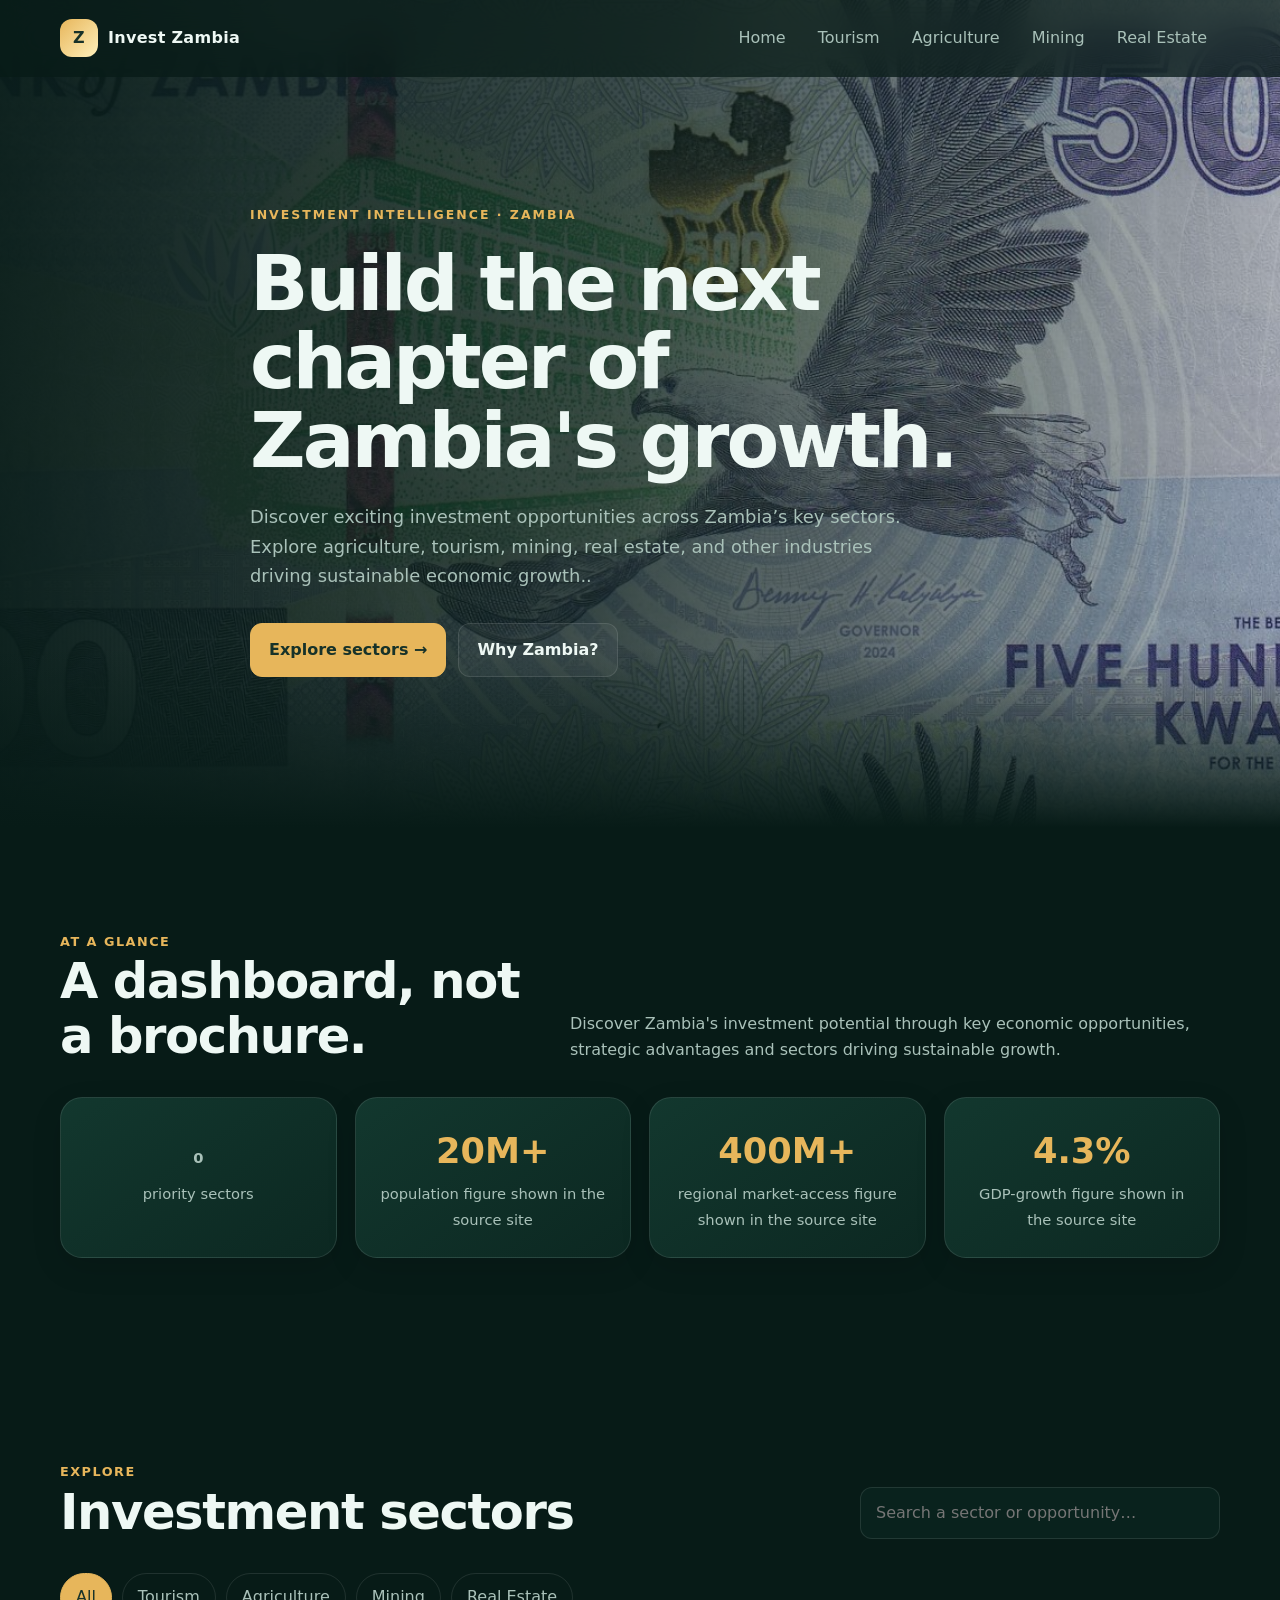
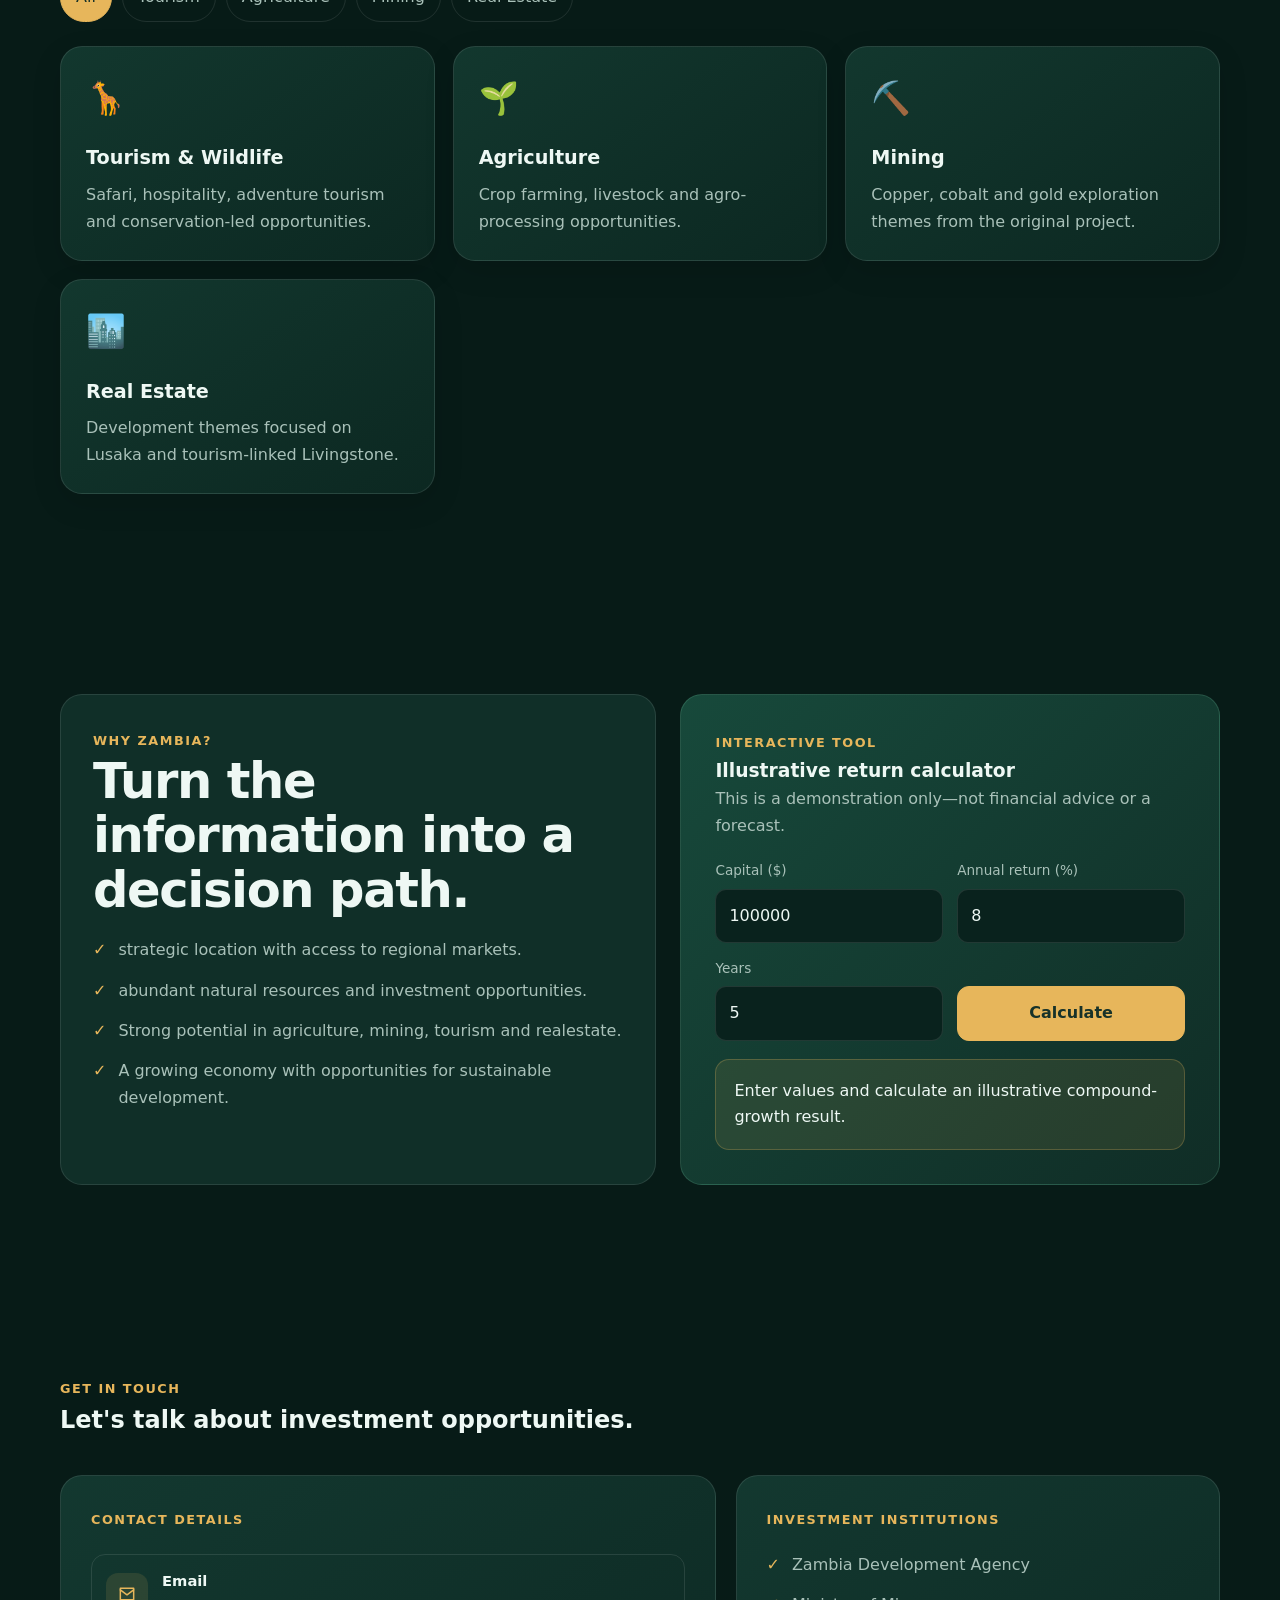
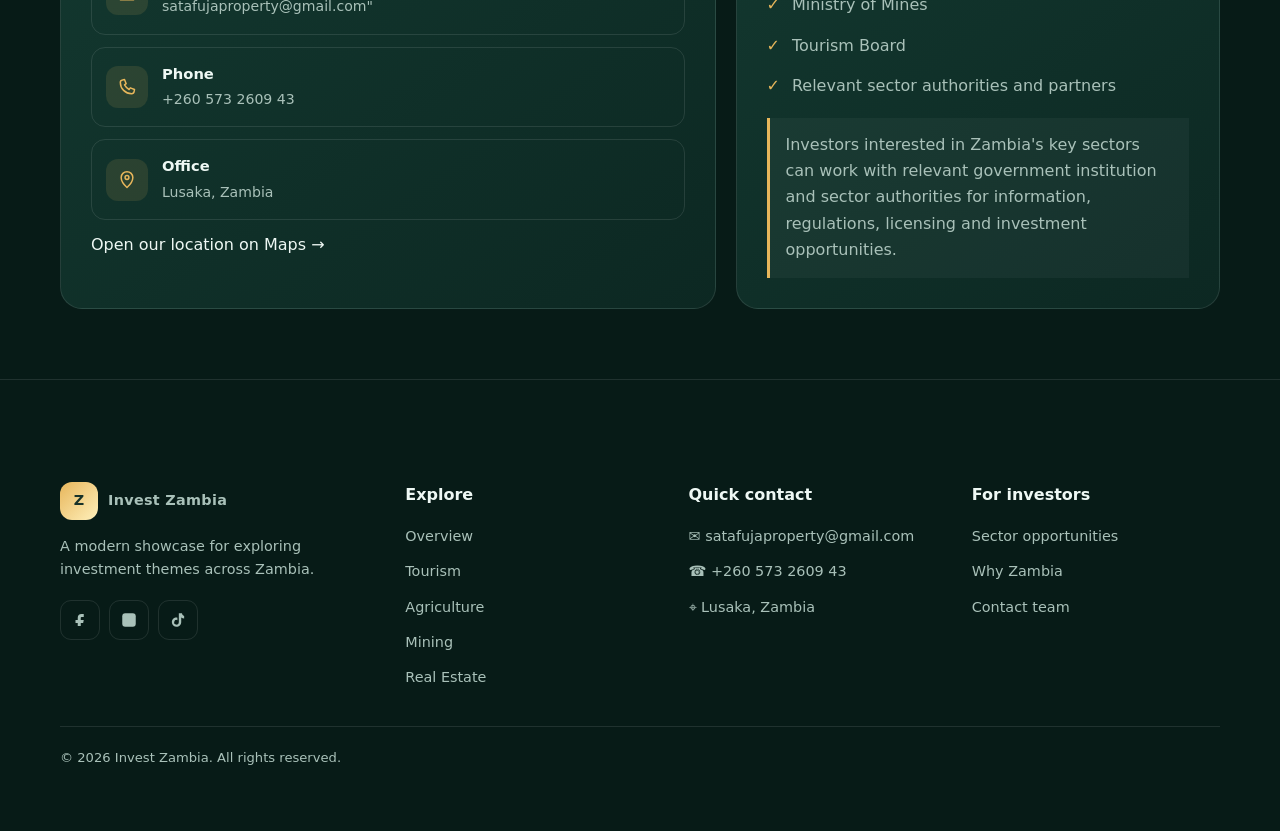
<file: index.html>
<!doctype html>
<html lang="en">
<head>
<meta charset="utf-8">
<meta name="viewport" content="width=device-width, initial-scale=1">
<title>Home · Invest Zambia</title>
<link rel="stylesheet" href="style.css">
</head>
<body>

<header class="navbar">
  <div class="container nav-inner">
    <a class="brand" href="index.html"><span class="brand-mark">Z</span> Invest Zambia</a>
    <button class="menu-btn" aria-label="Open menu">☰</button>
    <ul class="nav-links">
      <li><a href="index.html">Home</a></li>
      <li><a href="tourism.html">Tourism</a></li>
      <li><a href="agriculture.html">Agriculture</a></li>
      <li><a href="mining.html">Mining</a></li>
      <li><a href="realestate.html">Real Estate</a></li>
    </ul>
  </div>
</header>


<main>
<section class="hero">
  <div class="container hero-content reveal">
    <span class="eyebrow">Investment intelligence · Zambia</span>
    <h1>Build the next chapter of Zambia's growth.</h1>
    <p>Discover exciting investment opportunities across Zambia’s key sectors. Explore agriculture, tourism, mining, real estate, and other industries driving sustainable economic growth..</p>
    <div class="actions">
      <a class="btn btn-primary" href="#sectors">Explore sectors →</a>
      <a class="btn btn-secondary" href="#why">Why Zambia?</a>
    </div>
  </div>
</section>

<section class="section" id="snapshot">
  <div class="container">
    <div class="section-head reveal"><div><span class="kicker">At a glance</span><h2>A dashboard, not a brochure.</h2></div><p class="section-intro">Discover Zambia's investment potential through key economic opportunities, strategic advantages and sectors driving sustainable growth.</p></div>
    <div class="grid grid-4">
      <div class="card stat reveal"><strong><span class="counter" data-count="4">0</span></strong><span>priority sectors</span></div>
      <div class="card stat reveal"><strong>20M+</strong><span>population figure shown in the source site</span></div>
      <div class="card stat reveal"><strong>400M+</strong><span>regional market-access figure shown in the source site</span></div>
      <div class="card stat reveal"><strong>4.3%</strong><span>GDP-growth figure shown in the source site</span></div>
    </div>
  </div>
</section>

<section class="section" id="sectors">
  <div class="container">
    <div class="section-head reveal"><div><span class="kicker">Explore</span><h2>Investment sectors</h2></div><input class="search" id="sectorSearch" placeholder="Search a sector or opportunity…"></div>
    <div class="filters">
      <button class="filter active" data-filter="all">All</button><button class="filter" data-filter="tourism">Tourism</button><button class="filter" data-filter="agriculture">Agriculture</button><button class="filter" data-filter="mining">Mining</button><button class="filter" data-filter="realestate">Real Estate</button>
    </div>
    <div class="grid">
      <a class="card reveal" data-sector="tourism" data-search="tourism wildlife safari hotels victoria falls" href="tourism.html"><div class="card-icon">🦒</div><h3>Tourism & Wildlife</h3><p>Safari, hospitality, adventure tourism and conservation-led opportunities.</p></a>
      <a class="card reveal" data-sector="agriculture" data-search="agriculture crop farming livestock agro processing" href="agriculture.html"><div class="card-icon">🌱</div><h3>Agriculture</h3><p>Crop farming, livestock and agro-processing opportunities.</p></a>
      <a class="card reveal" data-sector="mining" data-search="mining copper cobalt gold" href="mining.html"><div class="card-icon">⛏️</div><h3>Mining</h3><p>Copper, cobalt and gold exploration themes from the original project.</p></a>
      <a class="card reveal" data-sector="realestate" data-search="real estate lusaka livingstone property" href="realestate.html"><div class="card-icon">🏙️</div><h3>Real Estate</h3><p>Development themes focused on Lusaka and tourism-linked Livingstone.</p></a>
    </div>
  </div>
</section>

<section class="section" id="why">
  <div class="container split">
    <div class="panel reveal"><span class="kicker">Why Zambia?</span><h2>Turn the information into a decision path.</h2><ul class="list"><li>strategic location with access to regional markets.</li><li>abundant natural resources and investment opportunities.</li><li>Strong potential in agriculture, mining, tourism and realestate.</li><li>A growing economy with opportunities for sustainable development.</li></ul></div>
    <div class="callout reveal"><span class="kicker">Interactive tool</span><h3>Illustrative return calculator</h3><p class="section-intro">This is a demonstration only—not financial advice or a forecast.</p>
      <form id="roiCalculator" class="form-grid" style="margin-top:20px">
        <div class="field"><label for="capital">Capital ($)</label><input id="capital" type="number" min="0" value="100000"></div>
        <div class="field"><label for="rate">Annual return (%)</label><input id="rate" type="number" min="0" step=".1" value="8"></div>
        <div class="field"><label for="years">Years</label><input id="years" type="number" min="1" value="5"></div>
        <div class="field" style="align-self:end"><button class="btn btn-primary" type="submit">Calculate</button></div>
      </form>
      <div id="roiResult" class="result">Enter values and calculate an illustrative compound-growth result.</div>
    </div>
  </div>
</section>
</main>



<section class="contact-section" id="contact">
  <div class="container">
    <div class="section-head reveal">
      <div><span class="kicker">Get in touch</span><h2>Let's talk about investment opportunities.</h2></div>
    </div>
    <div class="contact-grid">
      <div class="contact-card reveal">
        <span class="kicker">Contact details</span>
        <div class="contact-items">
          <a class="contact-item" href="mailto:satafujaproperty@gmail.com"><span class="contact-icon"><svg viewBox="0 0 24 24"><path d="M4 5h16v14H4z"/><path d="m4 7 8 6 8-6"/></svg></span><div><strong>Email</strong><span>satafujaproperty@gmail.com"</span></div></a>
          <a class="contact-item" href="tel:+260000000000"><span class="contact-icon"><svg viewBox="0 0 24 24"><path d="M6.5 3.5 9 3l2 5-2 1.5a15 15 0 0 0 5.5 5.5L16 13l5 2-.5 2.5A3 3 0 0 1 17.5 20C10 20 4 14 4 6.5A3 3 0 0 1 6.5 3.5Z"/></svg></span><div><strong>Phone</strong><span>+260 573 2609 43</span></div></a>
          <div class="contact-item"><span class="contact-icon"><svg viewBox="0 0 24 24"><path d="M12 21s7-6.2 7-12A7 7 0 0 0 5 9c0 5.8 7 12 7 12Z"/><circle cx="12" cy="9" r="2.3"/></svg></span><div><strong>Office</strong><span>Lusaka, Zambia</span></div></div>
          <a href="https://www.google.com/maps/search/?api=1&query=-15.4776779,28.3098998"target="_blank"rel="noopener">Open our location on Maps →</a>
        </div>
      </div>
      <div class="contact-card reveal">
        <span class="kicker">Investment institutions</span>
        <ul class="list"><li>Zambia Development Agency</li><li>Ministry of Mines</li><li>Tourism Board</li><li>Relevant sector authorities and partners</li></ul>
        <div class="notice">Investors interested in Zambia's key sectors can work with relevant government institution and sector authorities for information, regulations, licensing and investment opportunities.</div>
      </div>
    </div>
  </div>
</section>

<footer>
  <div class="container footer-main">
    <div class="footer-col">
      <a class="brand" href="index.html"><span class="brand-mark">Z</span> Invest Zambia</a>
      <p style="margin-top:15px;max-width:300px">A modern showcase for exploring investment themes across Zambia.</p>
      <div class="socials" aria-label="Social media">
        <a class="social" href="https://www.facebook.com/share/1bfTNQaB5s/" aria-label="Facebook"><svg viewBox="0 0 24 24"><path d="M14 8h3V4h-3c-3.3 0-5 2-5 5v3H6v4h3v4h4v-4h3.2l.8-4H13V9c0-.7.3-1 1-1Z"/></svg></a>
        <a class="social" href="#" aria-label="Instagram"><svg viewBox="0 0 24 24"><path d="M7 3h10a4 4 0 0 1 4 4v10a4 4 0 0 1-4 4H7a4 4 0 0 1-4-4V7a4 4 0 0 1 4-4Z"/><circle cx="12" cy="12" r="3.5"/><circle cx="17.4" cy="6.7" r="1"/></svg></a>
        <a class="social" href="https://www.tiktok.com/@satafuja?_r=1&_t=ZS-98xe50Q43cL" aria-label="Tiktok"><svg viewBox="0 0 24 24"><path d="M14.2 3h3.1c.3 1.8 1.3 3.1 2.9 3.8v3.2c-1.5-.1-2.8-.6-3.9-1.4v6.1c0 3.8-2.8 6.3-6.3 6.3A6.2 6.2 0 0 1 3.8 15c0-3.4 2.7-6.2 6.2-6.2.4 0 .8 0 1.2.1v3.3a3.1 3.1 0 1 0 1.9 2.9V3Z"/></svg></a>
      </div>
    </div>
    <div class="footer-col"><h3>Explore</h3><ul class="footer-links"><li><a href="index.html">Overview</a></li><li><a href="tourism.html">Tourism</a></li><li><a href="agriculture.html">Agriculture</a></li><li><a href="mining.html">Mining</a></li><li><a href="realestate.html">Real Estate</a></li></ul></div>
    <div class="footer-col"><h3>Quick contact</h3><ul class="footer-links"><li><a href="mailto:satafujaproperty@gmail.com">✉ satafujaproperty@gmail.com</a></li><li><a href="tel:+260000000000">☎ +260 573 2609 43</a></li><li><a href="#contact">⌖ Lusaka, Zambia</a></li></ul></div>
    <div class="footer-col"><h3>For investors</h3><ul class="footer-links"><li><a href="#sectors">Sector opportunities</a></li><li><a href="#why">Why Zambia</a></li><li><a href="#contact">Contact team</a></li></ul></div>
  </div>
  <div class="container footer-bottom"><p>© <span data-year></span> Invest Zambia. All rights reserved.</p></div>
</footer>
<button class="back-top" aria-label="Back to top">↑</button>
<script src="script.js"></script>

</body>
</html>
</file>
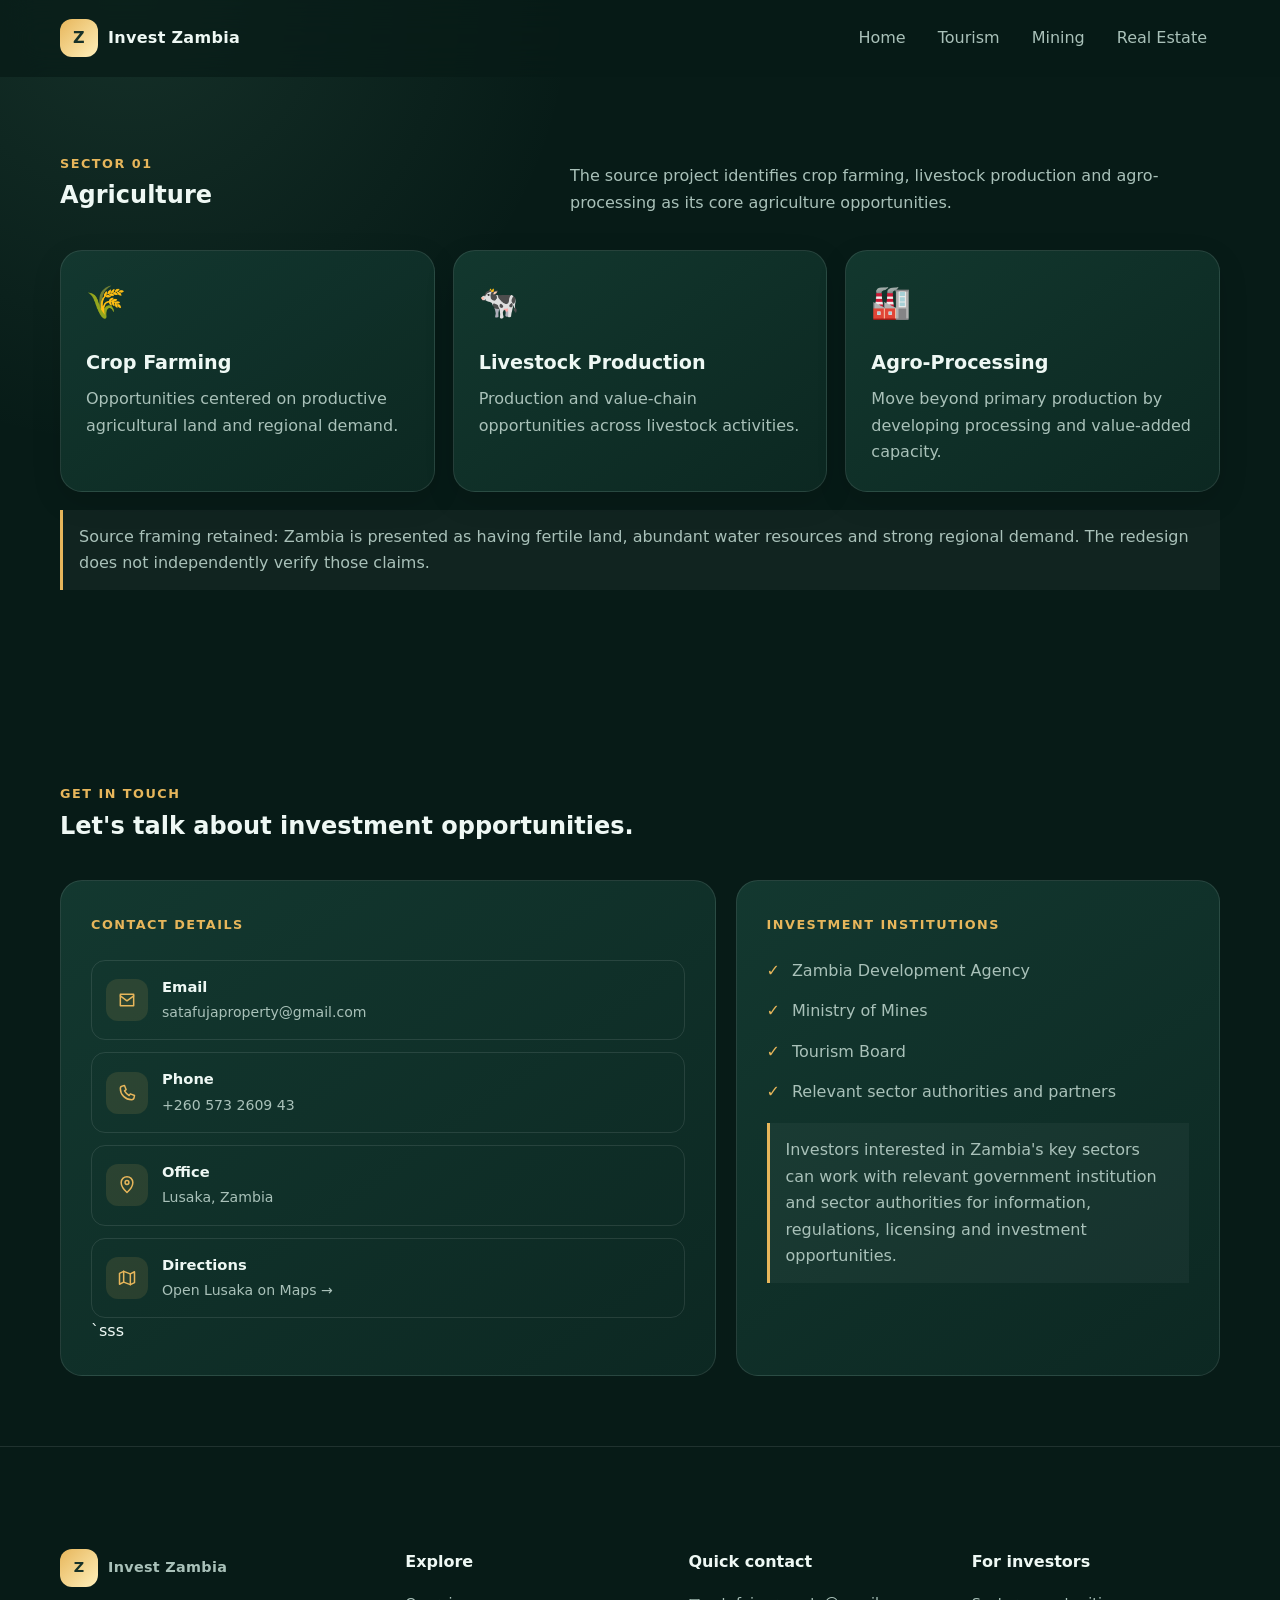
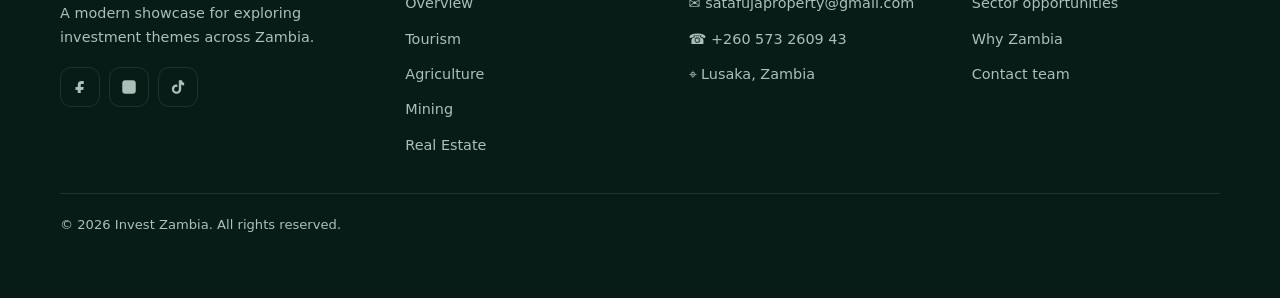
<file: agriculture.html>
<!doctype html>
<html lang="en">
<head>
<meta charset="utf-8">
<meta name="viewport" content="width=device-width, initial-scale=1">
<title>Agriculture · Invest Zambia</title>
<link rel="stylesheet" href="style.css">
</head>
<body>

<header class="navbar">
  <div class="container nav-inner">
    <a class="brand" href="index.html"><span class="brand-mark">Z</span> Invest Zambia</a>
    <button class="menu-btn" aria-label="Open menu">☰</button>
    <ul class="nav-links">
      <li><a href="index.html">Home</a></li>
      <li><a href="tourism.html">Tourism</a></li>
      <li><a href="mining.html">Mining</a></li>
      <li><a href="realestate.html">Real Estate</a></li>
    </ul>
  </div>
</header>


<main>
<section class="section" style="padding-top:150px">
<div class="container">
  <div class="section-head reveal"><div><span class="kicker">Sector 01</span><h1>Agriculture</h1></div><p class="section-intro">The source project identifies crop farming, livestock production and agro-processing as its core agriculture opportunities.</p></div>
  <div class="grid">
    <article class="card reveal"><div class="card-icon">🌾</div><h3>Crop Farming</h3><p>Opportunities centered on productive agricultural land and regional demand.</p></article>
    <article class="card reveal"><div class="card-icon">🐄</div><h3>Livestock Production</h3><p>Production and value-chain opportunities across livestock activities.</p></article>
    <article class="card reveal"><div class="card-icon">🏭</div><h3>Agro-Processing</h3><p>Move beyond primary production by developing processing and value-added capacity.</p></article>
  </div>
  <div class="notice reveal">Source framing retained: Zambia is presented as having fertile land, abundant water resources and strong regional demand. The redesign does not independently verify those claims.</div>
</div>
</section>
</main>



<section class="contact-section" id="contact">
  <div class="container">
    <div class="section-head reveal">
      <div><span class="kicker">Get in touch</span><h2>Let's talk about investment opportunities.</h2></div>
    </div>
    <div class="contact-grid">
      <div class="contact-card reveal">
        <span class="kicker">Contact details</span>
        <div class="contact-items">
          <a class="contact-item" href="mailto:satafujaproperty@gmail.com"><span class="contact-icon"><svg viewBox="0 0 24 24"><path d="M4 5h16v14H4z"/><path d="m4 7 8 6 8-6"/></svg></span><div><strong>Email</strong><span>satafujaproperty@gmail.com</span></div></a>
          <a class="contact-item" href="tel:+260000000000"><span class="contact-icon"><svg viewBox="0 0 24 24"><path d="M6.5 3.5 9 3l2 5-2 1.5a15 15 0 0 0 5.5 5.5L16 13l5 2-.5 2.5A3 3 0 0 1 17.5 20C10 20 4 14 4 6.5A3 3 0 0 1 6.5 3.5Z"/></svg></span><div><strong>Phone</strong><span>+260 573 2609 43</span></div></a>
          <div class="contact-item"><span class="contact-icon"><svg viewBox="0 0 24 24"><path d="M12 21s7-6.2 7-12A7 7 0 0 0 5 9c0 5.8 7 12 7 12Z"/><circle cx="12" cy="9" r="2.3"/></svg></span><div><strong>Office</strong><span>Lusaka, Zambia</span></div></div>
          <a class="contact-item" href="https://www.google.com/maps/search/Lusaka+Zambia" target="_blank" rel="noopener"><span class="contact-icon"><svg viewBox="0 0 24 24"><path d="M3 6.5 8 4l8 3 5-2.5v13L16 20l-8-3-5 2.5z"/><path d="M8 4v13M16 7v13"/></svg></span><div><strong>Directions</strong><span>Open Lusaka on Maps →</span></div></a>
        </div>`sss
      </div>
      <div class="contact-card reveal">
        <span class="kicker">Investment institutions</span>
        <ul class="list"><li>Zambia Development Agency</li><li>Ministry of Mines</li><li>Tourism Board</li><li>Relevant sector authorities and partners</li></ul>
        <div class="notice">Investors interested in Zambia's key sectors can work with relevant government institution and sector authorities for information, regulations, licensing and investment opportunities.</div>
      </div>
    </div>
  </div>
</section>

<footer>
  <div class="container footer-main">
    <div class="footer-col">
      <a class="brand" href="index.html"><span class="brand-mark">Z</span> Invest Zambia</a>
      <p style="margin-top:15px;max-width:300px">A modern showcase for exploring investment themes across Zambia.</p>
      <div class="socials" aria-label="Social media">
        <a class="social" href="https://www.facebook.com/share/1bfTNQaB5s/" aria-label="Facebook"><svg viewBox="0 0 24 24"><path d="M14 8h3V4h-3c-3.3 0-5 2-5 5v3H6v4h3v4h4v-4h3.2l.8-4H13V9c0-.7.3-1 1-1Z"/></svg></a>
        <a class="social" href="#" aria-label="Instagram"><svg viewBox="0 0 24 24"><path d="M7 3h10a4 4 0 0 1 4 4v10a4 4 0 0 1-4 4H7a4 4 0 0 1-4-4V7a4 4 0 0 1 4-4Z"/><circle cx="12" cy="12" r="3.5"/><circle cx="17.4" cy="6.7" r="1"/></svg></a>
        <a class="social" href="https://www.tiktok.com/@satafuja?_r=1&_t=ZS-98xe50Q43cL" aria-label="Tiktok"><svg viewBox="0 0 24 24"><path d="M14.2 3h3.1c.3 1.8 1.3 3.1 2.9 3.8v3.2c-1.5-.1-2.8-.6-3.9-1.4v6.1c0 3.8-2.8 6.3-6.3 6.3A6.2 6.2 0 0 1 3.8 15c0-3.4 2.7-6.2 6.2-6.2.4 0 .8 0 1.2.1v3.3a3.1 3.1 0 1 0 1.9 2.9V3Z"/></svg></a>
      </div>
    </div>
    <div class="footer-col"><h3>Explore</h3><ul class="footer-links"><li><a href="index.html">Overview</a></li><li><a href="tourism.html">Tourism</a></li><li><a href="agriculture.html">Agriculture</a></li><li><a href="mining.html">Mining</a></li><li><a href="realestate.html">Real Estate</a></li></ul></div>
    <div class="footer-col"><h3>Quick contact</h3><ul class="footer-links"><li><a href="mailto:satafujaproperty@gmail.com">✉ satafujaproperty@gmail.com</a></li><li><a href="tel:+260000000000">☎ +260 573 2609 43</a></li><li><a href="#contact">⌖ Lusaka, Zambia</a></li></ul></div>
    <div class="footer-col"><h3>For investors</h3><ul class="footer-links"><li><a href="#sectors">Sector opportunities</a></li><li><a href="#why">Why Zambia</a></li><li><a href="#contact">Contact team</a></li></ul></div>
  </div>
  <div class="container footer-bottom"><p>© <span data-year></span> Invest Zambia. All rights reserved.</p></div>
</footer>
<button class="back-top" aria-label="Back to top">↑</button>
<script src="script.js"></script>

</body>
</html>
</file>
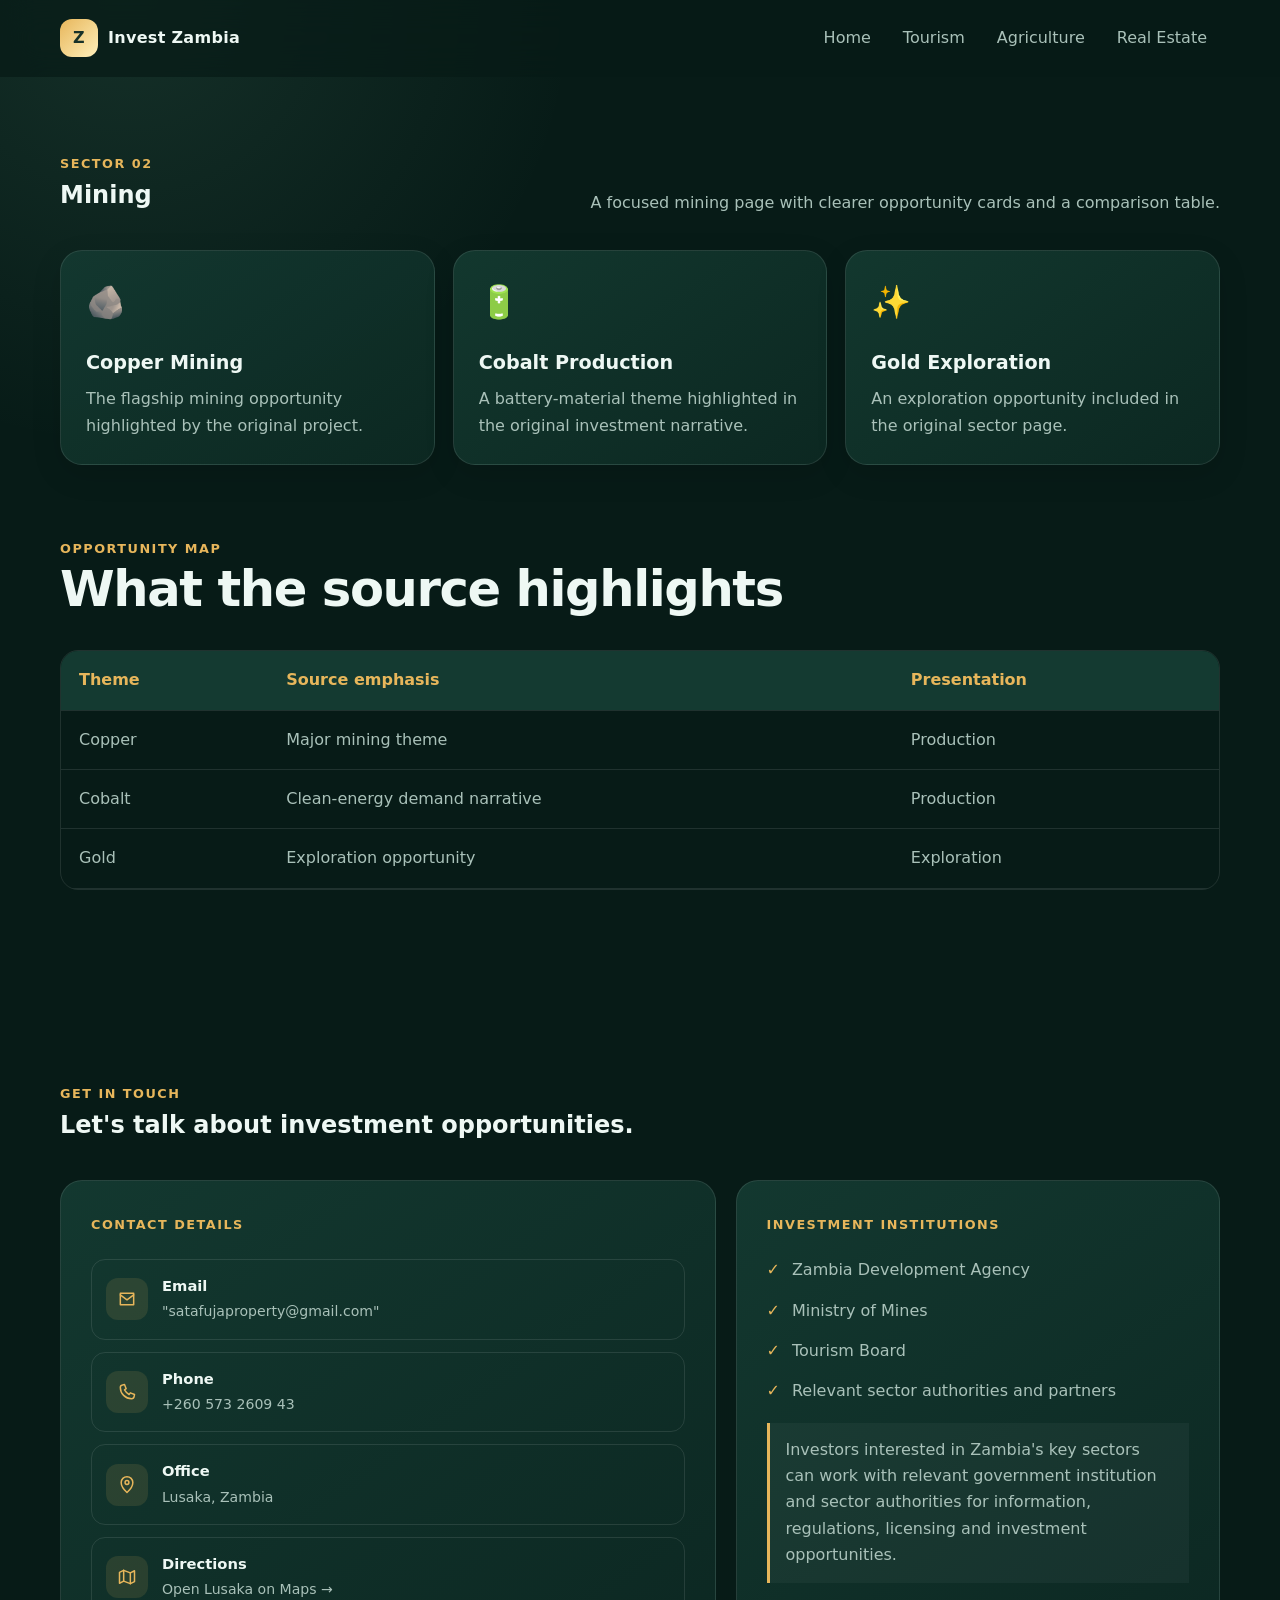
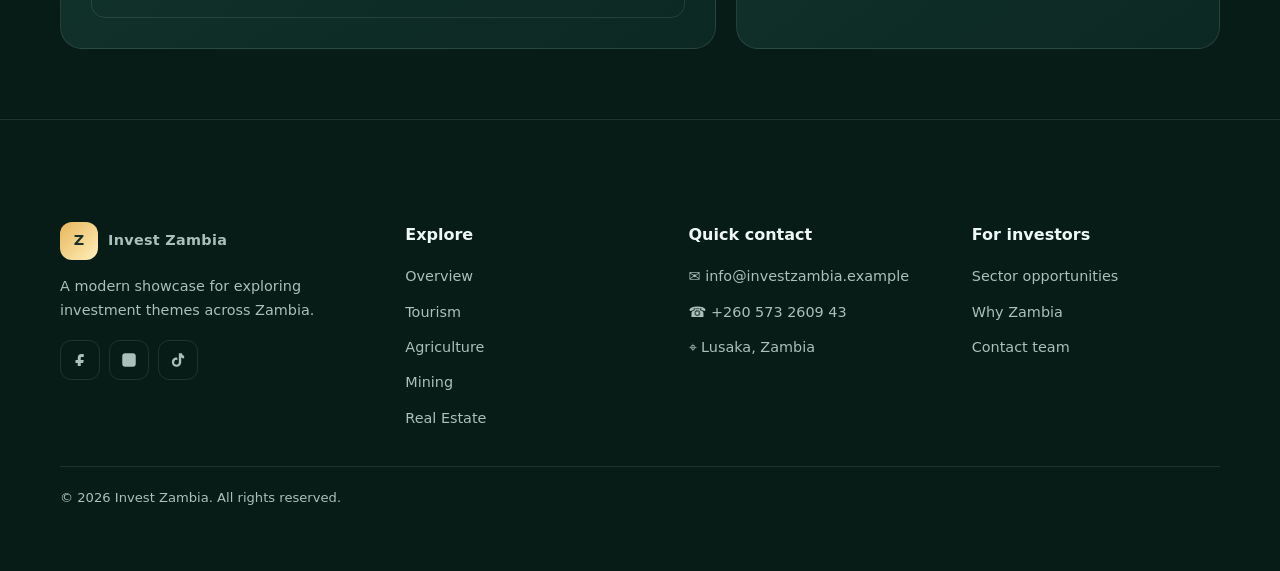
<file: mining.html>
<!doctype html>
<html lang="en">
<head>
<meta charset="utf-8">
<meta name="viewport" content="width=device-width, initial-scale=1">
<title>Mining · Invest Zambia</title>
<link rel="stylesheet" href="style.css">
</head>
<body>

<header class="navbar">
  <div class="container nav-inner">
    <a class="brand" href="index.html"><span class="brand-mark">Z</span> Invest Zambia</a>
    <button class="menu-btn" aria-label="Open menu">☰</button>
    <ul class="nav-links">
      <li><a href="index.html">Home</a></li>
      <li><a href="tourism.html">Tourism</a></li>
      <li><a href="agriculture.html">Agriculture</a></li>
      <li><a href="realestate.html">Real Estate</a></li>
    </ul>
  </div>
</header>


<main>
<section class="section" style="padding-top:150px">
<div class="container">
  <div class="section-head reveal"><div><span class="kicker">Sector 02</span><h1>Mining</h1></div><p class="section-intro">A focused mining page with clearer opportunity cards and a comparison table.</p></div>
  <div class="grid">
    <article class="card reveal"><div class="card-icon">🪨</div><h3>Copper Mining</h3><p>The flagship mining opportunity highlighted by the original project.</p></article>
    <article class="card reveal"><div class="card-icon">🔋</div><h3>Cobalt Production</h3><p>A battery-material theme highlighted in the original investment narrative.</p></article>
    <article class="card reveal"><div class="card-icon">✨</div><h3>Gold Exploration</h3><p>An exploration opportunity included in the original sector page.</p></article>
  </div>
  <div class="section-head reveal" style="margin-top:70px"><div><span class="kicker">Opportunity map</span><h2>What the source highlights</h2></div></div>
  <div class="table-wrap reveal"><table><thead><tr><th>Theme</th><th>Source emphasis</th><th>Presentation</th></tr></thead><tbody>
    <tr><td>Copper</td><td>Major mining theme</td><td>Production</td></tr>
    <tr><td>Cobalt</td><td>Clean-energy demand narrative</td><td>Production</td></tr>
    <tr><td>Gold</td><td>Exploration opportunity</td><td>Exploration</td></tr>
  </tbody></table></div>
</div>
</section>
</main>



<section class="contact-section" id="contact">
  <div class="container">
    <div class="section-head reveal">
      <div><span class="kicker">Get in touch</span><h2>Let's talk about investment opportunities.</h2></div>
    </div>
    <div class="contact-grid">
      <div class="contact-card reveal">
        <span class="kicker">Contact details</span>
        <div class="contact-items">
          <a class="contact-item" href="mailto:info@investzambia.example"><span class="contact-icon"><svg viewBox="0 0 24 24"><path d="M4 5h16v14H4z"/><path d="m4 7 8 6 8-6"/></svg></span><div><strong>Email</strong><span>"satafujaproperty@gmail.com"</span></div></a>
          <a class="contact-item" href="tel:+260000000000"><span class="contact-icon"><svg viewBox="0 0 24 24"><path d="M6.5 3.5 9 3l2 5-2 1.5a15 15 0 0 0 5.5 5.5L16 13l5 2-.5 2.5A3 3 0 0 1 17.5 20C10 20 4 14 4 6.5A3 3 0 0 1 6.5 3.5Z"/></svg></span><div><strong>Phone</strong><span>+260 573 2609 43</span></div></a>
          <div class="contact-item"><span class="contact-icon"><svg viewBox="0 0 24 24"><path d="M12 21s7-6.2 7-12A7 7 0 0 0 5 9c0 5.8 7 12 7 12Z"/><circle cx="12" cy="9" r="2.3"/></svg></span><div><strong>Office</strong><span>Lusaka, Zambia</span></div></div>
          <a class="contact-item" href="https://www.google.com/maps/search/Lusaka+Zambia" target="_blank" rel="noopener"><span class="contact-icon"><svg viewBox="0 0 24 24"><path d="M3 6.5 8 4l8 3 5-2.5v13L16 20l-8-3-5 2.5z"/><path d="M8 4v13M16 7v13"/></svg></span><div><strong>Directions</strong><span>Open Lusaka on Maps →</span></div></a>
        </div>
      </div>
      <div class="contact-card reveal">
        <span class="kicker">Investment institutions</span>
        <ul class="list"><li>Zambia Development Agency</li><li>Ministry of Mines</li><li>Tourism Board</li><li>Relevant sector authorities and partners</li></ul>
        <div class="notice">Investors interested in Zambia's key sectors can work with relevant government institution and sector authorities for information, regulations, licensing and investment opportunities.</div>
      </div>
    </div>
  </div>
</section>

<footer>
  <div class="container footer-main">
    <div class="footer-col">
      <a class="brand" href="index.html"><span class="brand-mark">Z</span> Invest Zambia</a>
      <p style="margin-top:15px;max-width:300px">A modern showcase for exploring investment themes across Zambia.</p>
      <div class="socials" aria-label="Social media">
        <a class="social" href="https://www.facebook.com/share/1bfTNQaB5s/" aria-label="Facebook"><svg viewBox="0 0 24 24"><path d="M14 8h3V4h-3c-3.3 0-5 2-5 5v3H6v4h3v4h4v-4h3.2l.8-4H13V9c0-.7.3-1 1-1Z"/></svg></a>
        <a class="social" href="#" aria-label="Instagram"><svg viewBox="0 0 24 24"><path d="M7 3h10a4 4 0 0 1 4 4v10a4 4 0 0 1-4 4H7a4 4 0 0 1-4-4V7a4 4 0 0 1 4-4Z"/><circle cx="12" cy="12" r="3.5"/><circle cx="17.4" cy="6.7" r="1"/></svg></a>
        <a class="social" href="https://www.tiktok.com/@satafuja?_r=1&_t=ZS-98xe50Q43cL" aria-label="Tiktok"><svg viewBox="0 0 24 24"><path d="M14.2 3h3.1c.3 1.8 1.3 3.1 2.9 3.8v3.2c-1.5-.1-2.8-.6-3.9-1.4v6.1c0 3.8-2.8 6.3-6.3 6.3A6.2 6.2 0 0 1 3.8 15c0-3.4 2.7-6.2 6.2-6.2.4 0 .8 0 1.2.1v3.3a3.1 3.1 0 1 0 1.9 2.9V3Z"/></svg></a>
      </div>
    </div>
    <div class="footer-col"><h3>Explore</h3><ul class="footer-links"><li><a href="index.html">Overview</a></li><li><a href="tourism.html">Tourism</a></li><li><a href="agriculture.html">Agriculture</a></li><li><a href="mining.html">Mining</a></li><li><a href="realestate.html">Real Estate</a></li></ul></div>
    <div class="footer-col"><h3>Quick contact</h3><ul class="footer-links"><li><a href="mailto:info@investzambia.example">✉ info@investzambia.example</a></li><li><a href="tel:+260000000000">☎ +260 573 2609 43</a></li><li><a href="#contact">⌖ Lusaka, Zambia</a></li></ul></div>
    <div class="footer-col"><h3>For investors</h3><ul class="footer-links"><li><a href="#sectors">Sector opportunities</a></li><li><a href="#why">Why Zambia</a></li><li><a href="#contact">Contact team</a></li></ul></div>
  </div>
  <div class="container footer-bottom"><p>© <span data-year></span> Invest Zambia. All rights reserved.</p></div>
</footer>
<button class="back-top" aria-label="Back to top">↑</button>
<script src="script.js"></script>

</body>
</html>
</file>
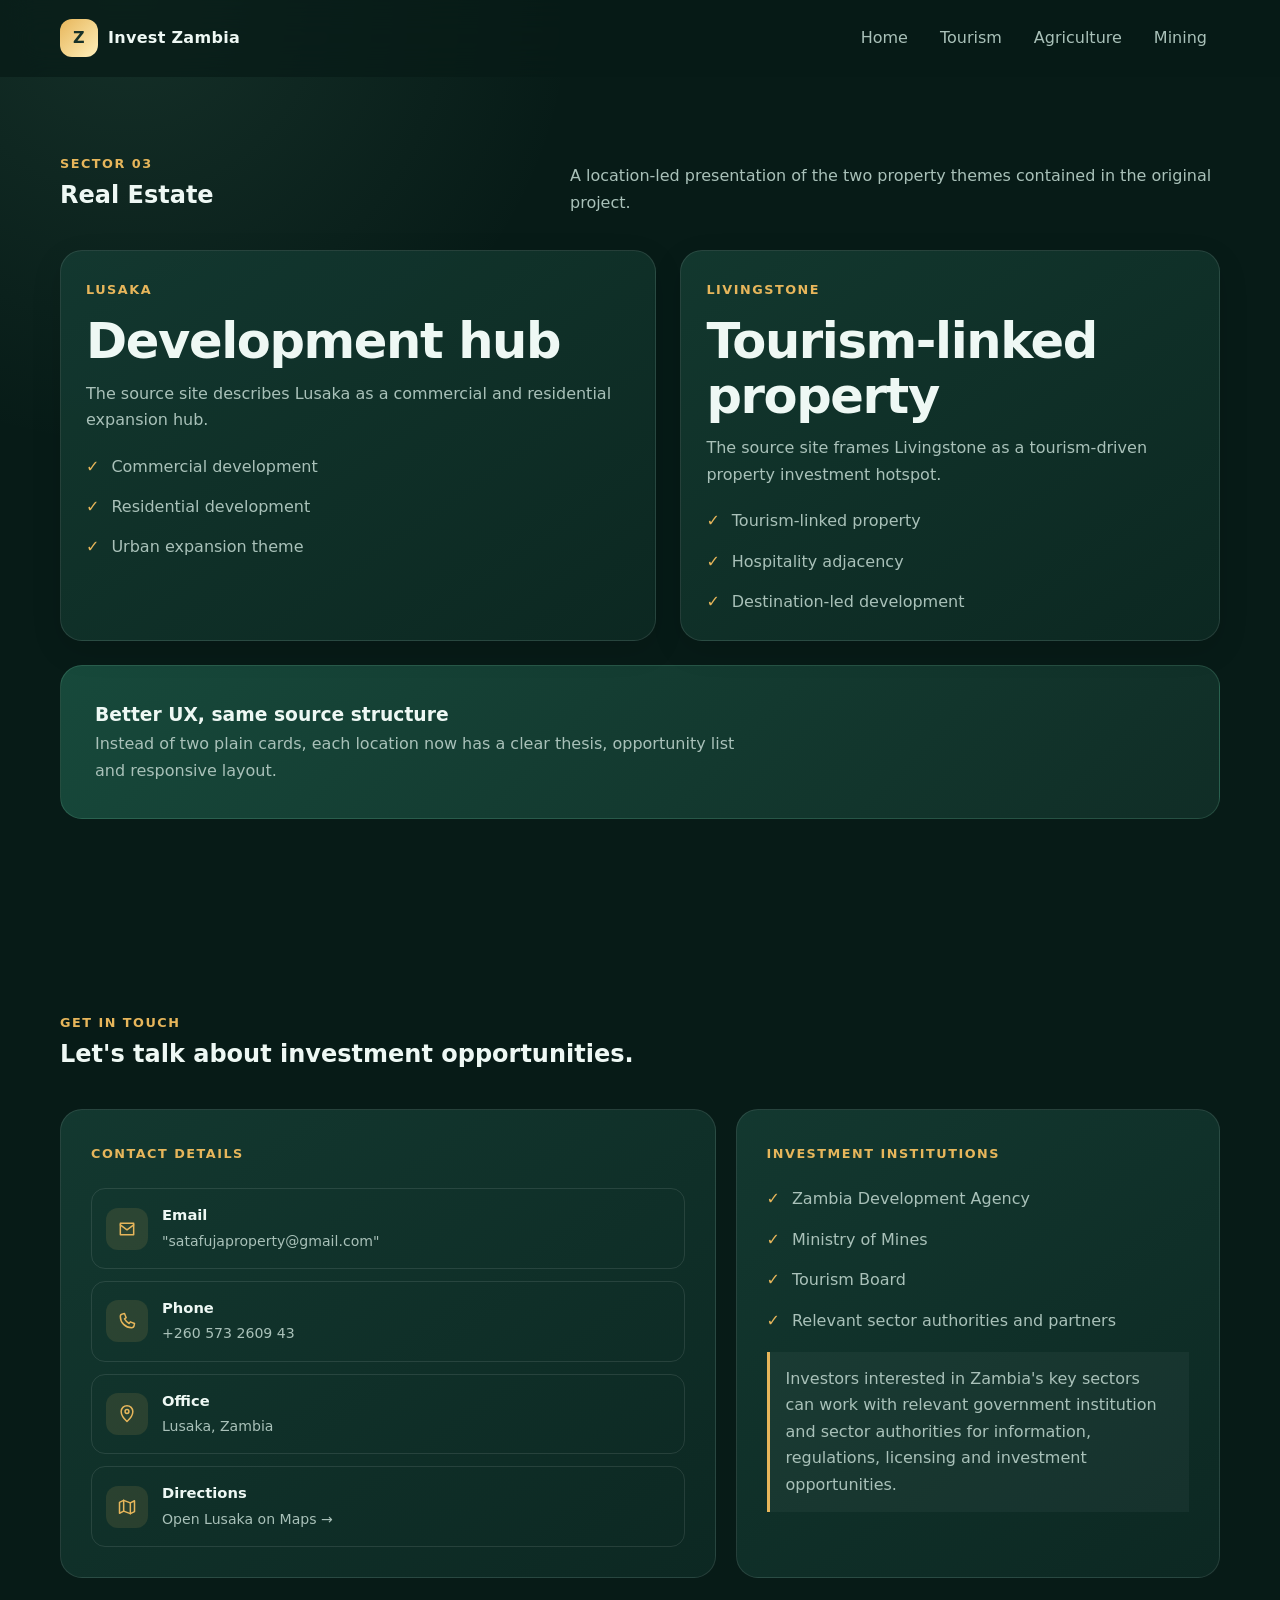
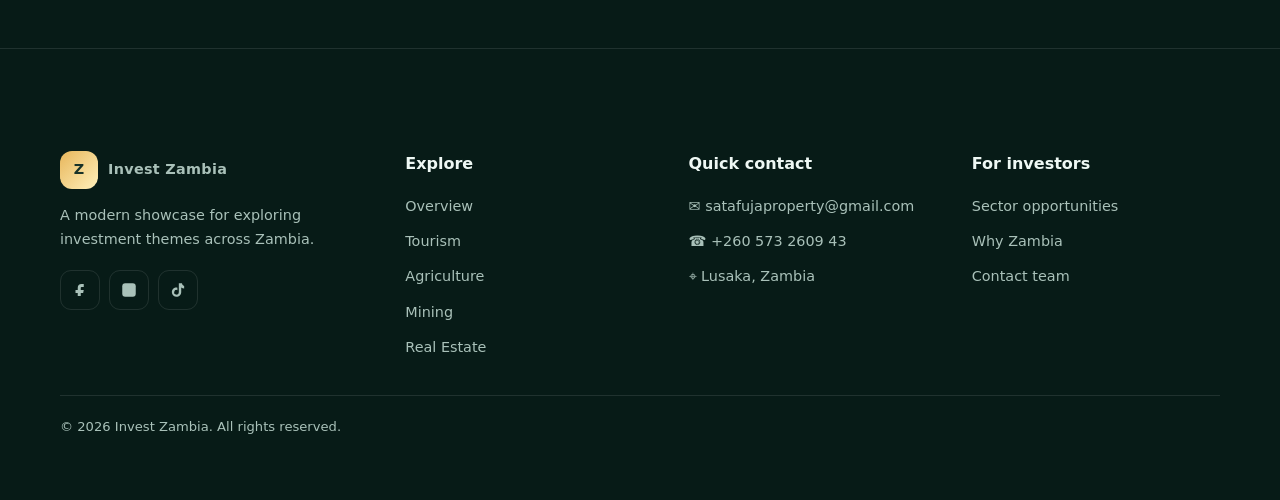
<file: realestate.html>
<!doctype html>
<html lang="en">
<head>
<meta charset="utf-8">
<meta name="viewport" content="width=device-width, initial-scale=1">
<title>Real Estate · Invest Zambia</title>
<link rel="stylesheet" href="style.css">
</head>
<body>

<header class="navbar">
  <div class="container nav-inner">
    <a class="brand" href="index.html"><span class="brand-mark">Z</span> Invest Zambia</a>
    <button class="menu-btn" aria-label="Open menu">☰</button>
    <ul class="nav-links">
      <li><a href="index.html">Home</a></li>
      <li><a href="tourism.html">Tourism</a></li>
      <li><a href="agriculture.html">Agriculture</a></li>
      <li><a href="mining.html">Mining</a></li>
    </ul>
  </div>
</header>


<main>
<section class="section" style="padding-top:150px">
<div class="container">
  <div class="section-head reveal"><div><span class="kicker">Sector 03</span><h1>Real Estate</h1></div><p class="section-intro">A location-led presentation of the two property themes contained in the original project.</p></div>
  <div class="split">
    <article class="card reveal"><span class="kicker">Lusaka</span><h2 style="margin:12px 0">Development hub</h2><p>The source site describes Lusaka as a commercial and residential expansion hub.</p><ul class="list"><li>Commercial development</li><li>Residential development</li><li>Urban expansion theme</li></ul></article>
    <article class="card reveal"><span class="kicker">Livingstone</span><h2 style="margin:12px 0">Tourism-linked property</h2><p>The source site frames Livingstone as a tourism-driven property investment hotspot.</p><ul class="list"><li>Tourism-linked property</li><li>Hospitality adjacency</li><li>Destination-led development</li></ul></article>
  </div>
  <div class="callout reveal" style="margin-top:24px"><h3>Better UX, same source structure</h3><p class="section-intro">Instead of two plain cards, each location now has a clear thesis, opportunity list and responsive layout.</p></div>
</div>
</section>
</main>



<section class="contact-section" id="contact">
  <div class="container">
    <div class="section-head reveal">
      <div><span class="kicker">Get in touch</span><h2>Let's talk about investment opportunities.</h2></div>
    </div>
    <div class="contact-grid">
      <div class="contact-card reveal">
        <span class="kicker">Contact details</span>
        <div class="contact-items">
          <a class="contact-item" href="mailto:satafujaproperty@gmail.com"><span class="contact-icon"><svg viewBox="0 0 24 24"><path d="M4 5h16v14H4z"/><path d="m4 7 8 6 8-6"/></svg></span><div><strong>Email</strong><span>"satafujaproperty@gmail.com"</span></div></a>
          <a class="contact-item" href="tel:+260000000000"><span class="contact-icon"><svg viewBox="0 0 24 24"><path d="M6.5 3.5 9 3l2 5-2 1.5a15 15 0 0 0 5.5 5.5L16 13l5 2-.5 2.5A3 3 0 0 1 17.5 20C10 20 4 14 4 6.5A3 3 0 0 1 6.5 3.5Z"/></svg></span><div><strong>Phone</strong><span>+260 573 2609 43</span></div></a>
          <div class="contact-item"><span class="contact-icon"><svg viewBox="0 0 24 24"><path d="M12 21s7-6.2 7-12A7 7 0 0 0 5 9c0 5.8 7 12 7 12Z"/><circle cx="12" cy="9" r="2.3"/></svg></span><div><strong>Office</strong><span>Lusaka, Zambia</span></div></div>
          <a class="contact-item" href="https://www.google.com/maps/search/Lusaka+Zambia" target="_blank" rel="noopener"><span class="contact-icon"><svg viewBox="0 0 24 24"><path d="M3 6.5 8 4l8 3 5-2.5v13L16 20l-8-3-5 2.5z"/><path d="M8 4v13M16 7v13"/></svg></span><div><strong>Directions</strong><span>Open Lusaka on Maps →</span></div></a>
        </div>
      </div>
      <div class="contact-card reveal">
        <span class="kicker">Investment institutions</span>
        <ul class="list"><li>Zambia Development Agency</li><li>Ministry of Mines</li><li>Tourism Board</li><li>Relevant sector authorities and partners</li></ul>
        <div class="notice">Investors interested in Zambia's key sectors can work with relevant government institution and sector authorities for information, regulations, licensing and investment opportunities.</div>
      </div>
    </div>
  </div>
</section>

<footer>
  <div class="container footer-main">
    <div class="footer-col">
      <a class="brand" href="index.html"><span class="brand-mark">Z</span> Invest Zambia</a>
      <p style="margin-top:15px;max-width:300px">A modern showcase for exploring investment themes across Zambia.</p>
      <div class="socials" aria-label="Social media">
        <a class="social" href="https://www.facebook.com/share/1bfTNQaB5s/" aria-label="Facebook"><svg viewBox="0 0 24 24"><path d="M14 8h3V4h-3c-3.3 0-5 2-5 5v3H6v4h3v4h4v-4h3.2l.8-4H13V9c0-.7.3-1 1-1Z"/></svg></a>
        <a class="social" href="#" aria-label="Instagram"><svg viewBox="0 0 24 24"><path d="M7 3h10a4 4 0 0 1 4 4v10a4 4 0 0 1-4 4H7a4 4 0 0 1-4-4V7a4 4 0 0 1 4-4Z"/><circle cx="12" cy="12" r="3.5"/><circle cx="17.4" cy="6.7" r="1"/></svg></a>
        <a class="social" href="https://www.tiktok.com/@satafuja?_r=1&_t=ZS-98xe50Q43cL" aria-label="Tiktok"><svg viewBox="0 0 24 24"><path d="M14.2 3h3.1c.3 1.8 1.3 3.1 2.9 3.8v3.2c-1.5-.1-2.8-.6-3.9-1.4v6.1c0 3.8-2.8 6.3-6.3 6.3A6.2 6.2 0 0 1 3.8 15c0-3.4 2.7-6.2 6.2-6.2.4 0 .8 0 1.2.1v3.3a3.1 3.1 0 1 0 1.9 2.9V3Z"/></svg></a>
      </div>
    </div>
    <div class="footer-col"><h3>Explore</h3><ul class="footer-links"><li><a href="index.html">Overview</a></li><li><a href="tourism.html">Tourism</a></li><li><a href="agriculture.html">Agriculture</a></li><li><a href="mining.html">Mining</a></li><li><a href="realestate.html">Real Estate</a></li></ul></div>
    <div class="footer-col"><h3>Quick contact</h3><ul class="footer-links"><li><a href="mailto:satafujaproperty@gmail.com">✉ satafujaproperty@gmail.com</a></li><li><a href="tel:+260000000000">☎ +260 573 2609 43</a></li><li><a href="#contact">⌖ Lusaka, Zambia</a></li></ul></div>
    <div class="footer-col"><h3>For investors</h3><ul class="footer-links"><li><a href="#sectors">Sector opportunities</a></li><li><a href="#why">Why Zambia</a></li><li><a href="#contact">Contact team</a></li></ul></div>
  </div>
  <div class="container footer-bottom"><p>© <span data-year></span> Invest Zambia. All rights reserved.</p></div>
</footer>
<button class="back-top" aria-label="Back to top">↑</button>
<script src="script.js"></script>

</body>
</html>
</file>
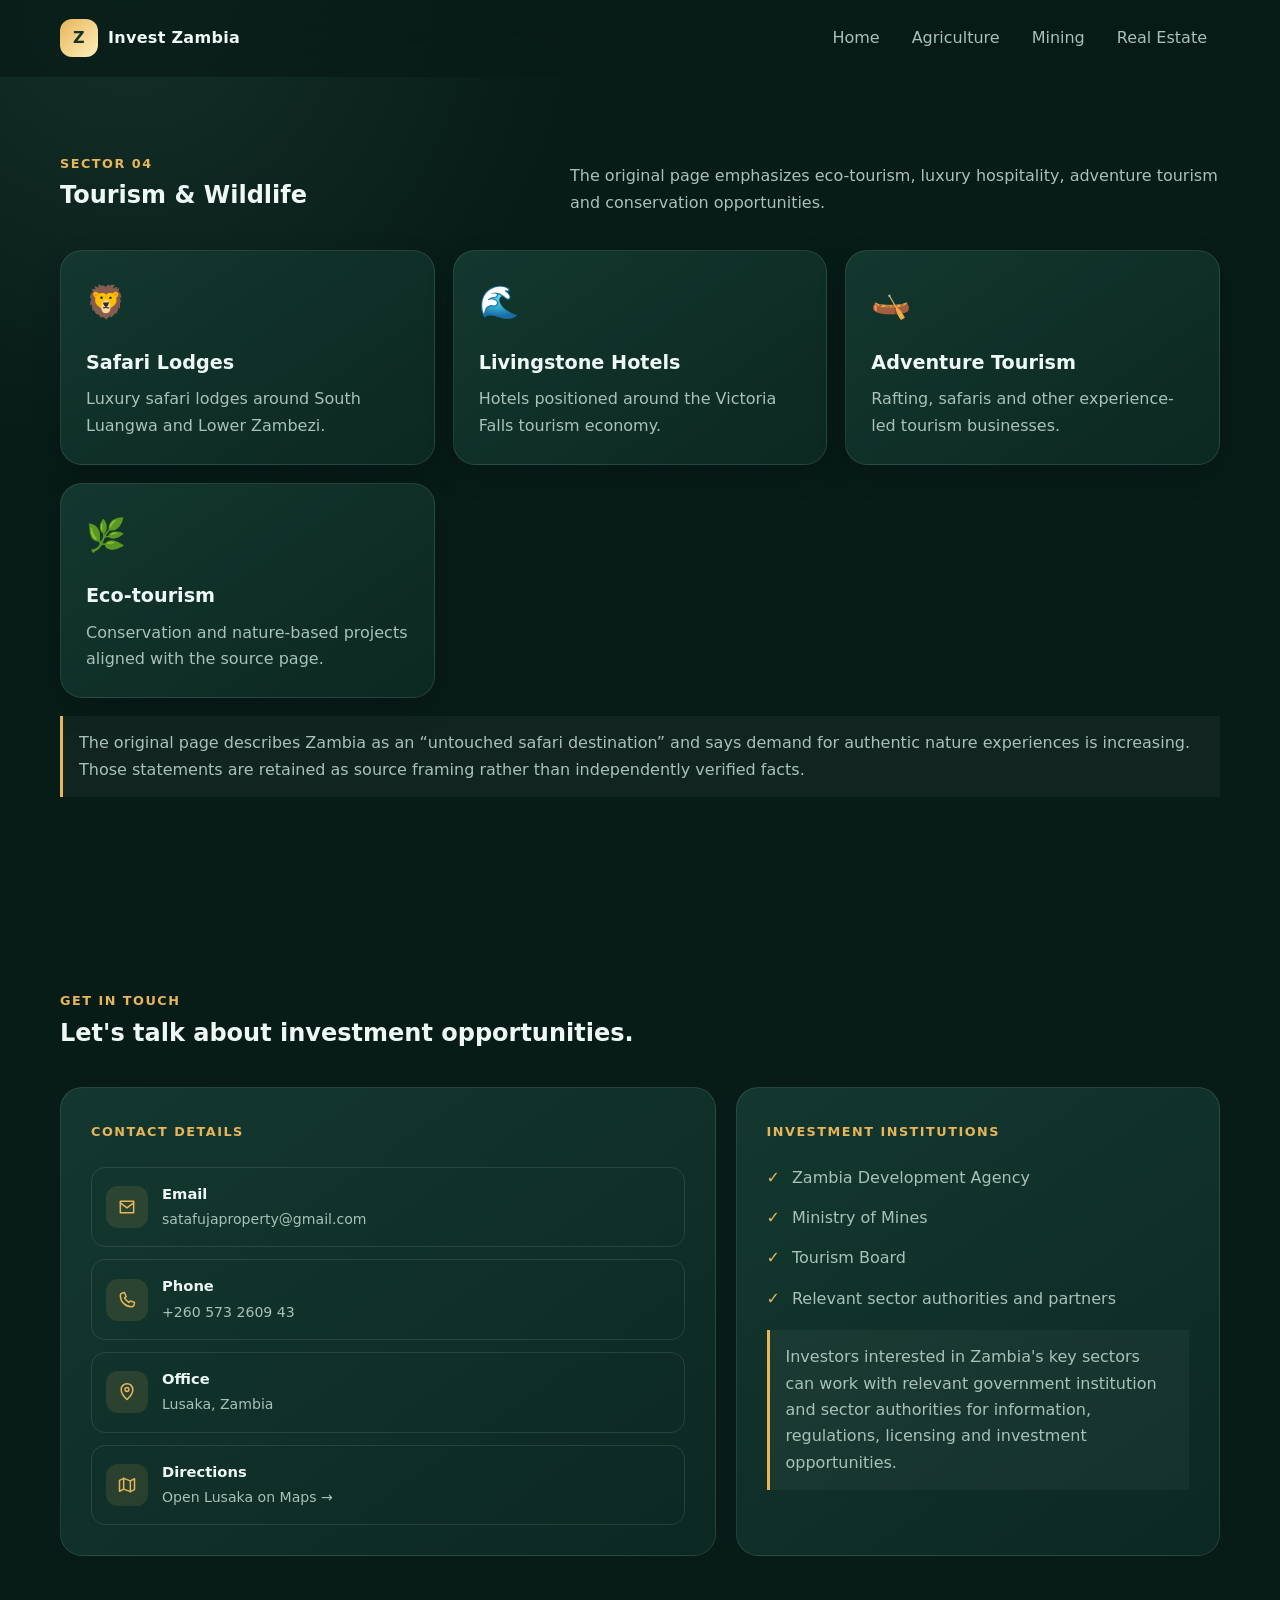
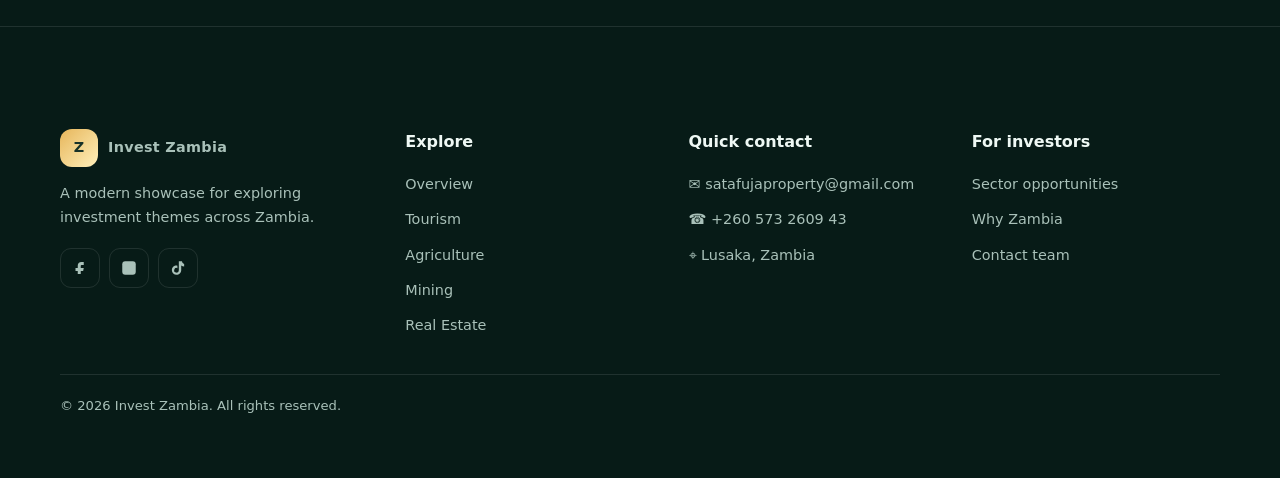
<file: tourism.html>
<!doctype html>
<html lang="en">
<head>
<meta charset="utf-8">
<meta name="viewport" content="width=device-width, initial-scale=1">
<title>Tourism · Invest Zambia</title>
<link rel="stylesheet" href="style.css">
</head>
<body>

<header class="navbar">
  <div class="container nav-inner">
    <a class="brand" href="index.html"><span class="brand-mark">Z</span> Invest Zambia</a>
    <button class="menu-btn" aria-label="Open menu">☰</button>
    <ul class="nav-links">
      <li><a href="index.html">Home</a></li>
      <li><a href="agriculture.html">Agriculture</a></li>
      <li><a href="mining.html">Mining</a></li>
      <li><a href="realestate.html">Real Estate</a></li>
    </ul>
  </div>
</header>


<main>
<section class="section" style="padding-top:150px">
<div class="container">
  <div class="section-head reveal"><div><span class="kicker">Sector 04</span><h1>Tourism & Wildlife</h1></div><p class="section-intro">The original page emphasizes eco-tourism, luxury hospitality, adventure tourism and conservation opportunities.</p></div>
  <div class="grid">
    <article class="card reveal"><div class="card-icon">🦁</div><h3>Safari Lodges</h3><p>Luxury safari lodges around South Luangwa and Lower Zambezi.</p></article>
    <article class="card reveal"><div class="card-icon">🌊</div><h3>Livingstone Hotels</h3><p>Hotels positioned around the Victoria Falls tourism economy.</p></article>
    <article class="card reveal"><div class="card-icon">🛶</div><h3>Adventure Tourism</h3><p>Rafting, safaris and other experience-led tourism businesses.</p></article>
    <article class="card reveal"><div class="card-icon">🌿</div><h3>Eco-tourism</h3><p>Conservation and nature-based projects aligned with the source page.</p></article>
  </div>
  <div class="notice reveal">The original page describes Zambia as an “untouched safari destination” and says demand for authentic nature experiences is increasing. Those statements are retained as source framing rather than independently verified facts.</div>
</div>
</section>
</main>



<section class="contact-section" id="contact">
  <div class="container">
    <div class="section-head reveal">
      <div><span class="kicker">Get in touch</span><h2>Let's talk about investment opportunities.</h2></div>
    </div>
    <div class="contact-grid">
      <div class="contact-card reveal">
        <span class="kicker">Contact details</span>
        <div class="contact-items">
          <a class="contact-item" href="mailto:satafujaproperty@gmail.com"><span class="contact-icon"><svg viewBox="0 0 24 24"><path d="M4 5h16v14H4z"/><path d="m4 7 8 6 8-6"/></svg></span><div><strong>Email</strong><span>satafujaproperty@gmail.com</span></div></a>
          <a class="contact-item" href="tel:+260000000000"><span class="contact-icon"><svg viewBox="0 0 24 24"><path d="M6.5 3.5 9 3l2 5-2 1.5a15 15 0 0 0 5.5 5.5L16 13l5 2-.5 2.5A3 3 0 0 1 17.5 20C10 20 4 14 4 6.5A3 3 0 0 1 6.5 3.5Z"/></svg></span><div><strong>Phone</strong><span>+260 573 2609 43</span></div></a>
          <div class="contact-item"><span class="contact-icon"><svg viewBox="0 0 24 24"><path d="M12 21s7-6.2 7-12A7 7 0 0 0 5 9c0 5.8 7 12 7 12Z"/><circle cx="12" cy="9" r="2.3"/></svg></span><div><strong>Office</strong><span>Lusaka, Zambia</span></div></div>
          <a class="contact-item" href="https://www.google.com/maps/search/Lusaka+Zambia" target="_blank" rel="noopener"><span class="contact-icon"><svg viewBox="0 0 24 24"><path d="M3 6.5 8 4l8 3 5-2.5v13L16 20l-8-3-5 2.5z"/><path d="M8 4v13M16 7v13"/></svg></span><div><strong>Directions</strong><span>Open Lusaka on Maps →</span></div></a>
        </div>
      </div>
      <div class="contact-card reveal">
        <span class="kicker">Investment institutions</span>
        <ul class="list"><li>Zambia Development Agency</li><li>Ministry of Mines</li><li>Tourism Board</li><li>Relevant sector authorities and partners</li></ul>
        <div class="notice">Investors interested in Zambia's key sectors can work with relevant government institution and sector authorities for information, regulations, licensing and investment opportunities.</div>
      </div>
    </div>
  </div>
</section>

<footer>
  <div class="container footer-main">
    <div class="footer-col">
      <a class="brand" href="index.html"><span class="brand-mark">Z</span> Invest Zambia</a>
      <p style="margin-top:15px;max-width:300px">A modern showcase for exploring investment themes across Zambia.</p>
      <div class="socials" aria-label="Social media">
        <a class="social" href="https://www.facebook.com/share/1bfTNQaB5s/" aria-label="Facebook"><svg viewBox="0 0 24 24"><path d="M14 8h3V4h-3c-3.3 0-5 2-5 5v3H6v4h3v4h4v-4h3.2l.8-4H13V9c0-.7.3-1 1-1Z"/></svg></a>
        <a class="social" href="#" aria-label="Instagram"><svg viewBox="0 0 24 24"><path d="M7 3h10a4 4 0 0 1 4 4v10a4 4 0 0 1-4 4H7a4 4 0 0 1-4-4V7a4 4 0 0 1 4-4Z"/><circle cx="12" cy="12" r="3.5"/><circle cx="17.4" cy="6.7" r="1"/></svg></a>
        <a class="social" href="https://www.tiktok.com/@satafuja?_r=1&_t=ZS-98xe50Q43cL" aria-label="Tiktok"><svg viewBox="0 0 24 24"><path d="M14.2 3h3.1c.3 1.8 1.3 3.1 2.9 3.8v3.2c-1.5-.1-2.8-.6-3.9-1.4v6.1c0 3.8-2.8 6.3-6.3 6.3A6.2 6.2 0 0 1 3.8 15c0-3.4 2.7-6.2 6.2-6.2.4 0 .8 0 1.2.1v3.3a3.1 3.1 0 1 0 1.9 2.9V3Z"/></svg></a>        
      </div>
    </div>
    <div class="footer-col"><h3>Explore</h3><ul class="footer-links"><li><a href="index.html">Overview</a></li><li><a href="tourism.html">Tourism</a></li><li><a href="agriculture.html">Agriculture</a></li><li><a href="mining.html">Mining</a></li><li><a href="realestate.html">Real Estate</a></li></ul></div>
    <div class="footer-col"><h3>Quick contact</h3><ul class="footer-links"><li><a href="mailto:satafujaproperty@gmail.com">✉ satafujaproperty@gmail.com</a></li><li><a href="tel:+260000000000">☎ +260 573 2609 43</a></li><li><a href="#contact">⌖ Lusaka, Zambia</a></li></ul></div>
    <div class="footer-col"><h3>For investors</h3><ul class="footer-links"><li><a href="#sectors">Sector opportunities</a></li><li><a href="#why">Why Zambia</a></li><li><a href="#contact">Contact team</a></li></ul></div>
  </div>
  <div class="container footer-bottom"><p>© <span data-year></span> Invest Zambia. All rights reserved.</p></div>
</footer>
<button class="back-top" aria-label="Back to top">↑</button>
<script src="script.js"></script>

</body>
</html>
</file>
<file: style.css>
:root{
  --bg:#071b17;
  --bg-soft:#0d2923;
  --surface:#102f28;
  --surface-2:#143a31;
  --text:#eef8f4;
  --muted:#a9c1b9;
  --accent:#e7b65b;
  --accent-2:#79c7a5;
  --line:rgba(255,255,255,.1);
  --shadow:0 22px 60px rgba(0,0,0,.28);
  --radius:22px;
}
*{box-sizing:border-box;margin:0;padding:0}
html{scroll-behavior:smooth}
body{
  font-family:Inter,ui-sans-serif,system-ui,-apple-system,BlinkMacSystemFont,"Segoe UI",sans-serif;
  background:
    radial-gradient(circle at 10% 0%,rgba(121,199,165,.12),transparent 28rem),
    var(--bg);
  color:var(--text);line-height:1.65;
}
a{color:inherit;text-decoration:none}
button,input,select{font:inherit}
.container{width:min(1160px,92%);margin:auto}
.navbar{
  position:fixed;inset:0 0 auto;z-index:1000;
  background:rgba(7,27,23,.72);backdrop-filter:blur(18px);
  border-bottom:1px solid transparent;transition:.3s;
}
.navbar.scrolled{border-color:var(--line);background:rgba(7,27,23,.94)}
.nav-inner{height:76px;display:flex;align-items:center;justify-content:space-between;gap:24px}
.brand{display:flex;align-items:center;gap:10px;font-weight:900;letter-spacing:.3px}
.brand-mark{width:38px;height:38px;border-radius:12px;display:grid;place-items:center;background:linear-gradient(135deg,var(--accent),#fff0bb);color:#173229;font-weight:900}
.nav-links{display:flex;align-items:center;gap:6px;list-style:none}
.nav-links a{display:block;padding:10px 13px;color:var(--muted);border-radius:10px;transition:.2s}
.nav-links a:hover,.nav-links a.active{color:var(--text);background:rgba(255,255,255,.06)}
.menu-btn{display:none;background:none;border:1px solid var(--line);color:var(--text);padding:9px 12px;border-radius:10px}
.hero{
  min-height:92vh;display:grid;align-items:center;position:relative;overflow:hidden;
  background:
    linear-gradient(90deg,rgba(7,27,23,.96) 0%,rgba(7,27,23,.78) 47%,rgba(7,27,23,.28) 100%),
    url("note.jpg") center/cover;
}
.hero::after{content:"";position:absolute;inset:auto 0 0;height:180px;background:linear-gradient(transparent,var(--bg));pointer-events:none}
.hero-content{padding:150px 0 100px;max-width:780px;position:relative;z-index:1}
.eyebrow{color:var(--accent);font-weight:800;text-transform:uppercase;letter-spacing:2px;font-size:.78rem}
.hero h1{font-size:clamp(2.8rem,6vw,5.8rem);line-height:1.02;margin:18px 0 22px;letter-spacing:-3px}
.hero p{font-size:1.12rem;color:var(--muted);max-width:680px}
.actions{display:flex;gap:12px;flex-wrap:wrap;margin-top:32px}
.btn{border:1px solid var(--line);padding:13px 18px;border-radius:12px;font-weight:800;cursor:pointer;transition:.25s;display:inline-flex;align-items:center;justify-content:center;gap:8px}
.btn-primary{background:var(--accent);color:#173229;border-color:var(--accent)}
.btn-secondary{background:rgba(255,255,255,.05)}
.btn:hover{transform:translateY(-3px);box-shadow:0 12px 30px rgba(0,0,0,.2)}
.section{padding:100px 0}
.section-head{display:flex;justify-content:space-between;align-items:end;gap:30px;margin-bottom:34px}
.section h2{font-size:clamp(2rem,4vw,3.1rem);line-height:1.1;letter-spacing:-1.4px}
.section-intro{color:var(--muted);max-width:650px}
.grid{display:grid;grid-template-columns:repeat(3,1fr);gap:18px}
.grid-4{grid-template-columns:repeat(4,1fr)}
.card{
  background:linear-gradient(145deg,rgba(20,58,49,.92),rgba(13,41,35,.92));
  border:1px solid var(--line);border-radius:var(--radius);padding:25px;
  box-shadow:0 10px 30px rgba(0,0,0,.12);transition:.28s;
}
.card:hover{transform:translateY(-7px);border-color:rgba(231,182,91,.35);box-shadow:var(--shadow)}
.card-icon{font-size:2rem;margin-bottom:18px}
.card h3{margin-bottom:8px;font-size:1.2rem}
.card p{color:var(--muted)}
.stat{padding:24px;text-align:center}
.stat strong{font-size:2.2rem;color:var(--accent);display:block}
.stat span{color:var(--muted);font-size:.92rem}
.kicker{font-size:.8rem;color:var(--accent);text-transform:uppercase;font-weight:900;letter-spacing:1.5px}
.split{display:grid;grid-template-columns:1.05fr .95fr;gap:24px;align-items:stretch}
.panel{background:var(--surface);border:1px solid var(--line);border-radius:var(--radius);padding:32px}
.list{list-style:none;display:grid;gap:14px;margin-top:20px}
.list li{display:flex;gap:12px;color:var(--muted)}
.list li::before{content:"✓";color:var(--accent);font-weight:900}
.callout{background:linear-gradient(135deg,#17493b,#102d26);border:1px solid rgba(121,199,165,.2);border-radius:var(--radius);padding:34px}
.filters{display:flex;gap:10px;flex-wrap:wrap;margin-bottom:24px}
.filter{border:1px solid var(--line);background:transparent;color:var(--muted);padding:10px 15px;border-radius:999px;cursor:pointer}
.filter.active,.filter:hover{background:var(--accent);color:#173229;border-color:var(--accent)}
.hidden-card{display:none}
.table-wrap{overflow:auto;border:1px solid var(--line);border-radius:18px}
table{width:100%;border-collapse:collapse;min-width:650px}
th,td{padding:16px 18px;text-align:left;border-bottom:1px solid var(--line)}
th{background:var(--surface-2);color:var(--accent)}
td{color:var(--muted)}
footer{border-top:1px solid var(--line);padding:42px 0;color:var(--muted)}
.footer-grid{display:flex;justify-content:space-between;gap:25px;flex-wrap:wrap}
.reveal{opacity:0;transform:translateY(25px);transition:.7s}
.reveal.visible{opacity:1;transform:none}
.counter{font-variant-numeric:tabular-nums}
.form-grid{display:grid;grid-template-columns:repeat(2,1fr);gap:14px}
.field{display:grid;gap:7px}
.field label{font-size:.85rem;color:var(--muted)}
.field input,.field select{width:100%;background:#09221d;color:var(--text);border:1px solid var(--line);padding:13px;border-radius:11px;outline:none}
.field input:focus,.field select:focus{border-color:var(--accent)}
.result{margin-top:18px;padding:18px;border-radius:14px;background:rgba(231,182,91,.1);border:1px solid rgba(231,182,91,.25)}
.notice{padding:14px 16px;border-left:3px solid var(--accent);background:rgba(255,255,255,.04);color:var(--muted);margin-top:18px}
.search{width:100%;max-width:360px;background:#09221d;color:var(--text);border:1px solid var(--line);padding:12px 15px;border-radius:12px}
.back-top{position:fixed;right:20px;bottom:20px;width:44px;height:44px;border:1px solid var(--line);background:var(--surface-2);color:var(--text);border-radius:50%;display:none;z-index:900;cursor:pointer}
.back-top.show{display:block}
@media(max-width:900px){
  .grid,.grid-4,.split{grid-template-columns:1fr 1fr}
  .nav-links{display:none;position:absolute;top:76px;left:4%;right:4%;padding:12px;background:#09221d;border:1px solid var(--line);border-radius:16px;flex-direction:column;align-items:stretch}
  .nav-links.open{display:flex}.menu-btn{display:block}
}
@media(max-width:620px){
  .grid,.grid-4,.split,.form-grid{grid-template-columns:1fr}
  .section{padding:72px 0}
  .hero{min-height:88vh}
  .hero h1{letter-spacing:-2px}
  .section-head{display:block}
  .section-head>*+*{margin-top:15px}
}

/* CONTACT + FOOTER */
.contact-section{padding:90px 0 70px}
.contact-grid{display:grid;grid-template-columns:1.15fr .85fr;gap:20px}
.contact-card{background:linear-gradient(145deg,rgba(20,58,49,.95),rgba(13,41,35,.95));border:1px solid var(--line);border-radius:var(--radius);padding:30px}
.contact-items{display:grid;gap:12px;margin-top:22px}
.contact-item{display:flex;align-items:center;gap:14px;padding:14px;border:1px solid var(--line);border-radius:14px;color:var(--muted);transition:.25s}
.contact-item:hover{transform:translateX(4px);border-color:rgba(231,182,91,.35);color:var(--text)}
.contact-icon{width:42px;height:42px;min-width:42px;border-radius:12px;display:grid;place-items:center;background:rgba(231,182,91,.12);color:var(--accent)}
.contact-icon svg{width:20px;height:20px;fill:none;stroke:currentColor;stroke-width:1.8;stroke-linecap:round;stroke-linejoin:round}
.contact-item strong{display:block;color:var(--text);font-size:.92rem}.contact-item span{font-size:.88rem}
.footer-main{display:grid;grid-template-columns:1.25fr 1fr 1fr 1fr;gap:35px;padding:60px 0 35px}
.footer-col h3{color:var(--text);margin-bottom:15px;font-size:1rem}.footer-col p,.footer-col a{color:var(--muted);font-size:.9rem}
.footer-links{list-style:none;display:grid;gap:9px}.footer-links a:hover{color:var(--accent)}
.socials{display:flex;gap:9px;margin-top:18px}.social{width:40px;height:40px;display:grid;place-items:center;border:1px solid var(--line);border-radius:11px;color:var(--muted);transition:.25s}
.social:hover{background:var(--accent);color:#173229;border-color:var(--accent);transform:translateY(-3px)}.social svg{width:18px;height:18px;fill:currentColor}
.footer-bottom{border-top:1px solid var(--line);padding:20px 0;display:flex;justify-content:space-between;align-items:center;gap:20px;flex-wrap:wrap}
.footer-bottom p{color:var(--muted);font-size:.82rem}.footer-badges{display:flex;gap:8px;flex-wrap:wrap}.footer-badge{border:1px solid var(--line);border-radius:999px;padding:6px 10px;color:var(--muted);font-size:.75rem}
@media(max-width:900px){.footer-main{grid-template-columns:1fr 1fr}.contact-grid{grid-template-columns:1fr}}
@media(max-width:620px){.footer-main{grid-template-columns:1fr}}
</file>
